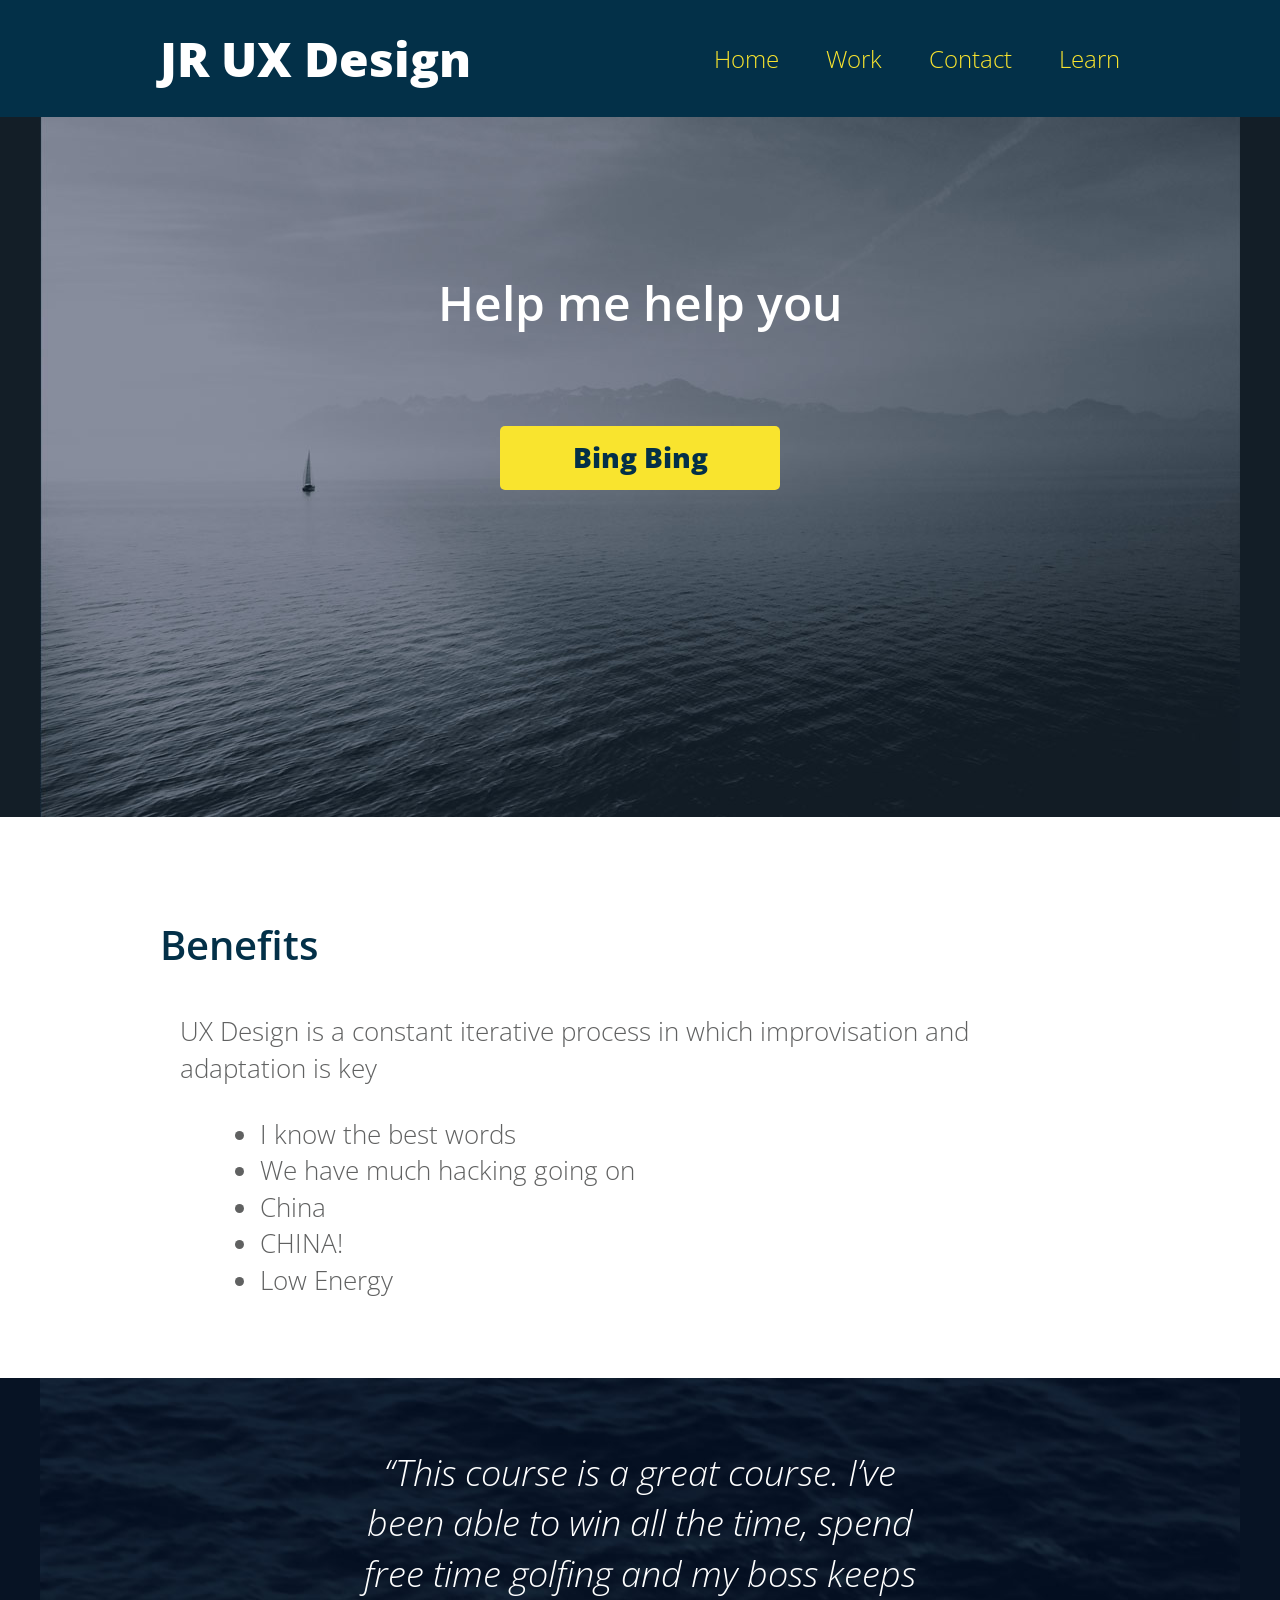
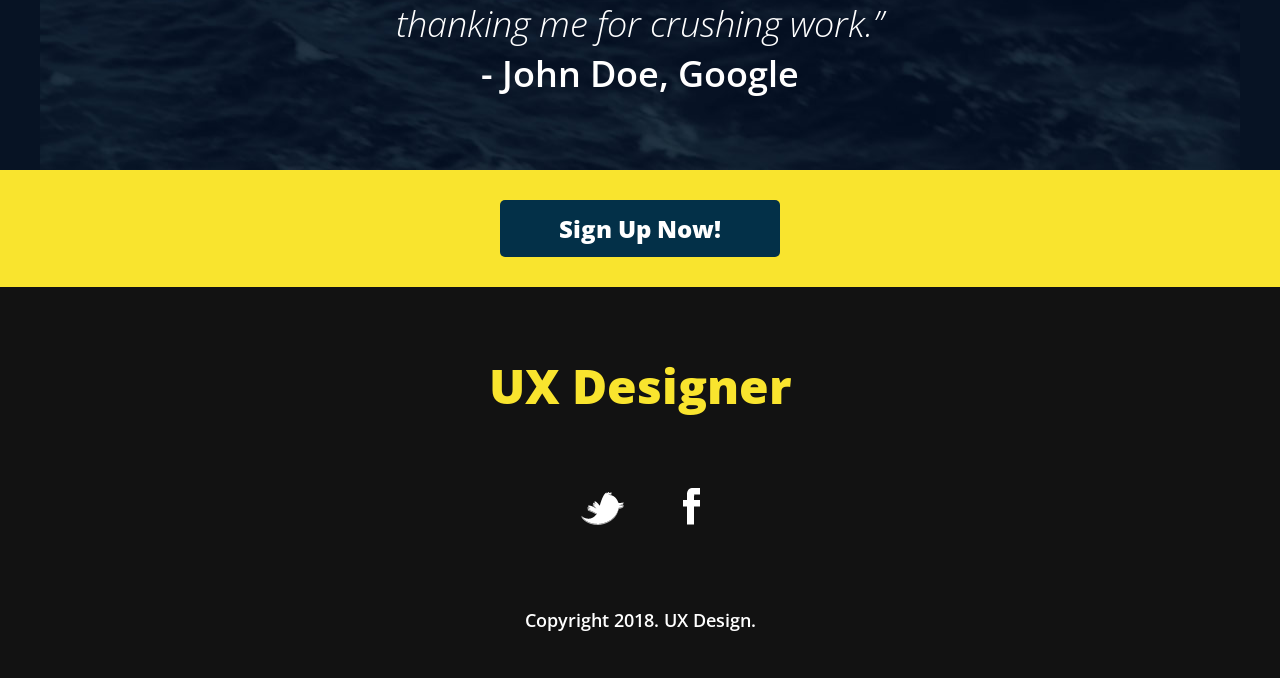
<file: index.html>
<!DOCTYPE html>
<html lang="en">
	<head>
    	<meta charset="utf-8">
    	<meta name="description" content="UXDI is hard work, but comes with great rewards. Moving into the field of design requires dedication and motivation.">
			<meta http-equiv="x-ua-compatible" content="ie=edge">
			<meta name="viewport" content="width=device-width, initial-scale=1, shrink-to-fit=no">

		<title>John Rapiel's Portfolio</title>
		<link href='http://fonts.googleapis.com/css?family=Open+Sans:300italic,300,600,800' rel='stylesheet' type='text/css'>

		<!-- external CSS link -->
		<link rel="stylesheet" href="css/reset.css">
		<link rel="stylesheet" href="css/style.css">

	</head>
	<body>
		<header>
			<div class="container">
				<h1 class="logo">JR UX Design</h1>
				<nav>
					<ul>
						<div class="nav-2">
						<li><a href="index.html">Home</a></li>
						<li><a href="work.html">Work</a></li>
						<li><a href="contact.html">Contact</a></li>
						<li><a href="learn.html">Learn</a></li>
					</div>
						<img class="nav-hamburger" src="./images/hamburger.png" alt="hamburger">
					</ul>
				</nav>
			</div>
		</header>
		<section id="hero">
			<div class="container">
				<h2>Help me help you</h2>
				<a class="button yellow" href="#">Bing Bing</a>
			</div>
		</section>
		<section id="benefits">
			<div class="container">
				<h3>Benefits</h3>
				<p>UX Design is a constant iterative process in which improvisation and adaptation is key</p>
				<ul>
					<li>I know the best words</li>
					<li>We have much hacking going on</li>
					<li>China</li>
					<li>CHINA!</li>
					<li>Low Energy</li>
				</ul>
			</div>
		</section>
		<section id="testimonial">
			<div class="container">
				<blockquote>&ldquo;This course is a great course. I&rsquo;ve been able to win all the time, spend free time golfing and my boss keeps thanking me for crushing work.&rdquo;
				<span>- John Doe, Google</span></blockquote>
			</div>
		</section>
		<aside id="bottom-cta">
			<a class="button blue" href="#">Sign Up Now!</a>
		</aside>
		<footer>
			<h4 class="logo">UX Designer</h4>

			<ul>
				<li><a href="#"><img src="images/twitter.png" alt="Twitter logo"></a></li>
				<li><a href="#"><img src="images/facebook.png" alt="Facebook logo"></a></li>
			</ul>

			<p class="copyright">Copyright 2018. UX Design.</p>
		</footer>
	</body>
</html>
</file>
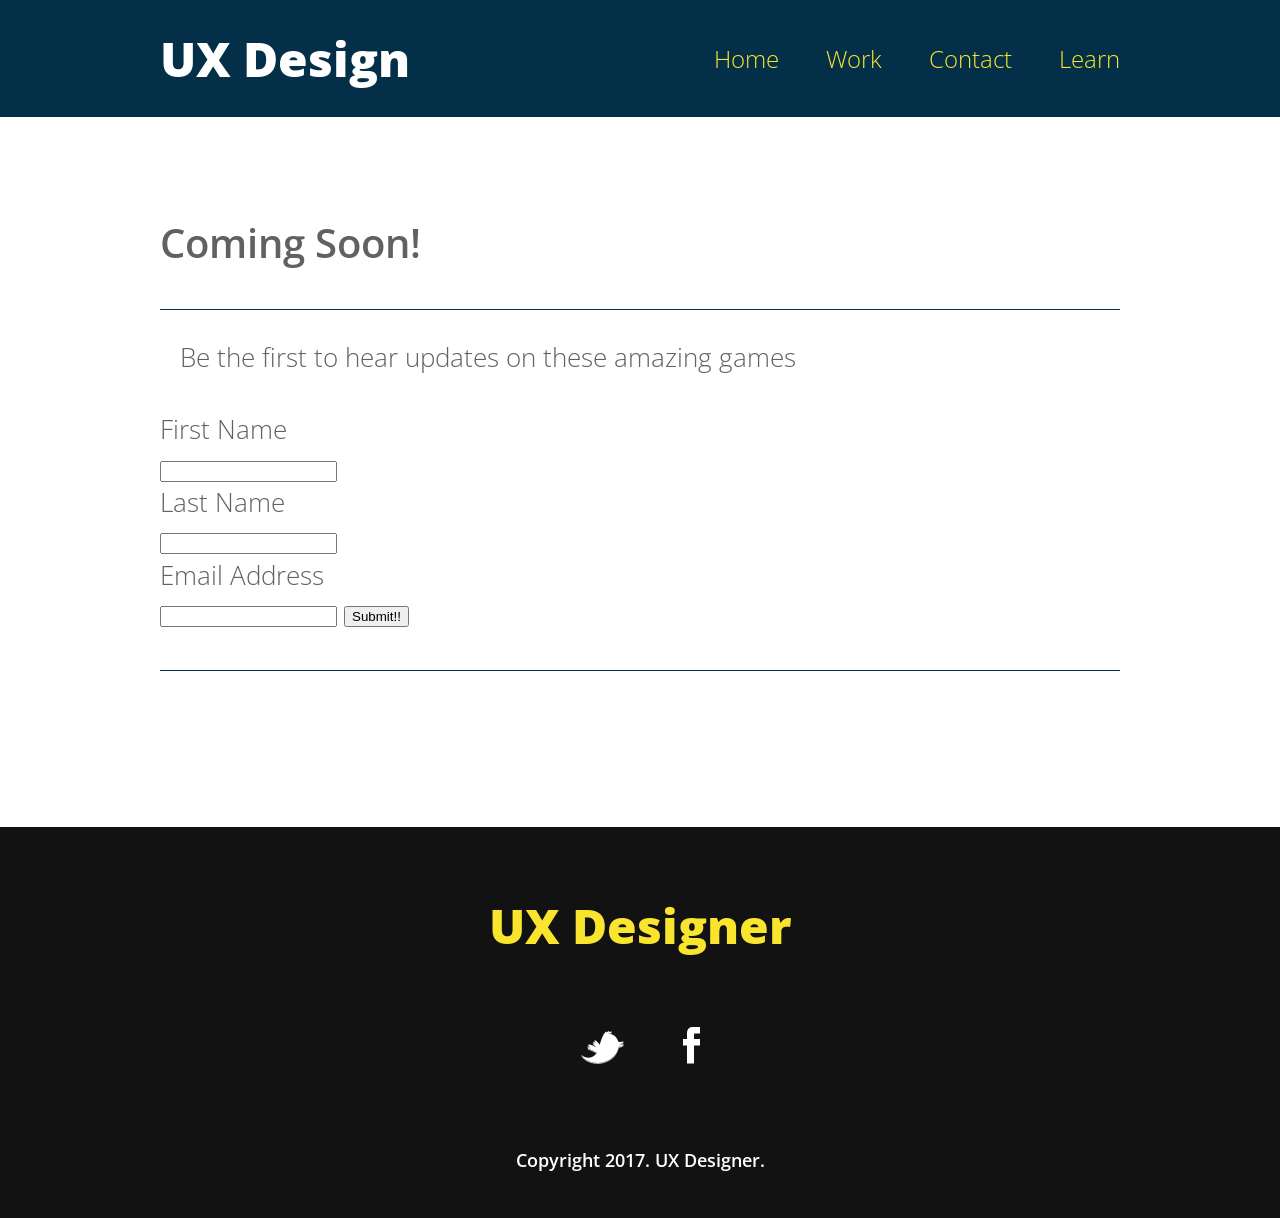
<file: contact.html>
<!DOCTYPE html>
<html lang="en">
	<head>
    	<meta charset="utf-8">
    	<meta name="description" content="The perfect personal assistant. Relaxr does your job for you so you can enjoy life as it is meant to be.">

		<title>UXDI Contact</title>
		<link href='http://fonts.googleapis.com/css?family=Open+Sans:300italic,300,600,800' rel='stylesheet' type='text/css'>

		<!-- external CSS link -->
		<link rel="stylesheet" href="css/reset.css">
		<link rel="stylesheet" href="css/style.css">

	</head>
	<body>
		<header>
			<div class="container">
				<h1 class="logo">UX Design</h1>
				<nav>
					<ul>
						<div class="nav-2">
						<li><a href="index.html">Home</a></li>
						<li><a href="work.html">Work</a></li>
						<li><a href="contact.html">Contact</a></li>
						<li><a href="learn.html">Learn</a></li>
					</div>
						<img class="nav-hamburger" src="./images/hamburger.png" alt="hamburger">
					</ul>
				</nav>
			</div>
		</header>
		<section id="benefits">
			<div class="container">

						<article class="post">
					<h2 class="post">Coming Soon!</h2>
					<p class="sign-up-description">Be the first to hear updates on these amazing games</p>

					<form class="sign-up-form">

						<br>
						<label for="first-name-input">First Name</label>
						<br>
						<input id="first-name-input" type="text" name="first_name">

						<br>
						<label for="last-name-input">Last Name</label>
						<br>
						<input id="last-name-input" type="text" name="last_name">

						<br>
						<label for="email-input">Email Address</label>
						<br>
						<input id="email-input" type="email" name="email_address">


						<input type="submit" value="Submit!!">
					</form>
				</section>
</div>

<br>

		<footer>
			<h4 class="logo">UX Designer</h4>

			<ul>
				<li><a href="#"><img src="images/twitter.png" alt="Twitter logo"></a></li>
				<li><a href="#"><img src="images/facebook.png" alt="Facebook logo"></a></li>
			</ul>

			<p class="copyright">Copyright 2017. UX Designer.</p>
		</footer>
	</body>
</html>
</file>
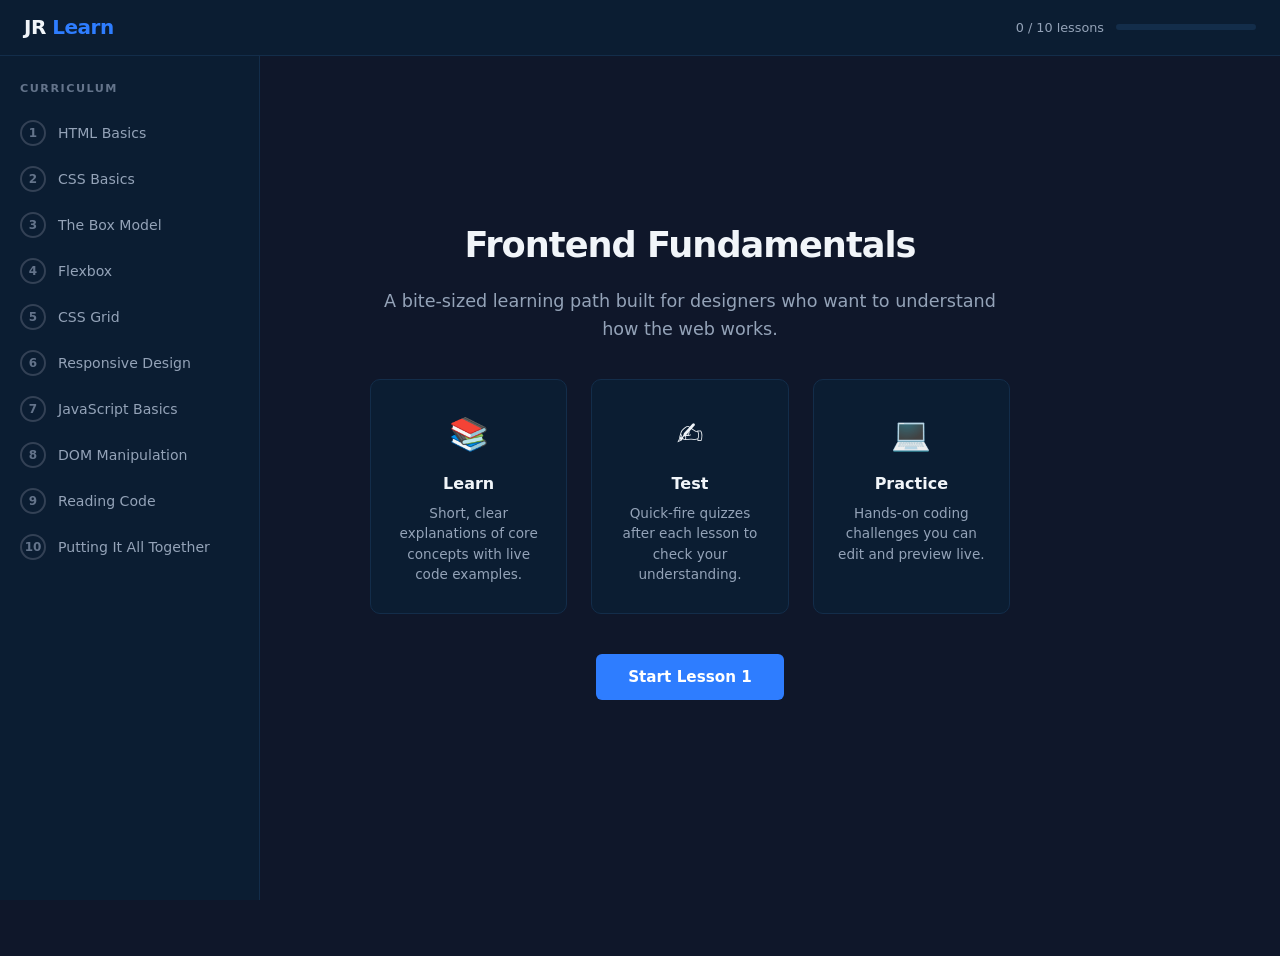
<file: learn.html>
<!DOCTYPE html>
<html lang="en">
<head>
  <meta charset="UTF-8">
  <meta name="viewport" content="width=device-width, initial-scale=1.0">
  <title>Frontend Fundamentals — Learn, Test, Practice</title>
  <link rel="stylesheet" href="css/learn.css">
</head>
<body>

  <!-- Top Navigation -->
  <nav class="top-nav">
    <div class="nav-inner">
      <a href="index.html" class="nav-logo">JR <span>Learn</span></a>
      <div class="nav-progress">
        <span id="progress-label">0 / 8 lessons</span>
        <div class="progress-bar"><div class="progress-fill" id="progress-fill"></div></div>
      </div>
    </div>
  </nav>

  <div class="app-layout">

    <!-- Sidebar: Lesson List -->
    <aside class="sidebar" id="sidebar">
      <h2 class="sidebar-title">Curriculum</h2>
      <ol class="lesson-list" id="lesson-list">
        <!-- Populated by JS -->
      </ol>
    </aside>

    <!-- Mobile toggle -->
    <button class="sidebar-toggle" id="sidebar-toggle" aria-label="Toggle menu">&#9776;</button>

    <!-- Main Content Area -->
    <main class="main-content" id="main-content">

      <!-- Welcome screen (shown initially) -->
      <section class="welcome-screen" id="welcome-screen">
        <div class="welcome-card">
          <h1>Frontend Fundamentals</h1>
          <p class="welcome-subtitle">A bite-sized learning path built for designers who want to understand how the web works.</p>
          <div class="welcome-features">
            <div class="feature">
              <div class="feature-icon">&#128218;</div>
              <h3>Learn</h3>
              <p>Short, clear explanations of core concepts with live code examples.</p>
            </div>
            <div class="feature">
              <div class="feature-icon">&#9997;</div>
              <h3>Test</h3>
              <p>Quick-fire quizzes after each lesson to check your understanding.</p>
            </div>
            <div class="feature">
              <div class="feature-icon">&#128187;</div>
              <h3>Practice</h3>
              <p>Hands-on coding challenges you can edit and preview live.</p>
            </div>
          </div>
          <button class="btn-primary" id="start-btn">Start Lesson 1</button>
        </div>
      </section>

      <!-- Lesson view (hidden initially) -->
      <section class="lesson-view" id="lesson-view" style="display:none;">

        <!-- Phase: LEARN -->
        <div class="phase" id="phase-learn">
          <span class="phase-badge learn-badge">Learn</span>
          <h1 class="lesson-title" id="lesson-title"></h1>
          <div class="lesson-body" id="lesson-body"></div>

          <div class="code-example">
            <div class="code-header">
              <span>Example Code</span>
              <button class="btn-small" id="copy-code-btn">Copy</button>
            </div>
            <pre><code id="code-block"></code></pre>
          </div>

          <div class="preview-area">
            <div class="preview-header">Live Preview</div>
            <iframe id="preview-frame" sandbox="allow-scripts" title="Live preview"></iframe>
          </div>

          <button class="btn-primary" id="to-quiz-btn">Test Your Knowledge &rarr;</button>
        </div>

        <!-- Phase: TEST -->
        <div class="phase" id="phase-test" style="display:none;">
          <span class="phase-badge test-badge">Test</span>
          <h2 class="quiz-question" id="quiz-question"></h2>
          <div class="quiz-options" id="quiz-options"></div>
          <div class="quiz-feedback" id="quiz-feedback" style="display:none;"></div>
          <button class="btn-primary" id="to-practice-btn" style="display:none;">Practice It &rarr;</button>
        </div>

        <!-- Phase: PRACTICE -->
        <div class="phase" id="phase-practice" style="display:none;">
          <span class="phase-badge practice-badge">Practice</span>
          <h2 class="practice-title" id="practice-title"></h2>
          <p class="practice-instructions" id="practice-instructions"></p>

          <div class="editor-area">
            <div class="editor-header">
              <span>Your Code</span>
              <button class="btn-small" id="run-code-btn">Run &rarr;</button>
            </div>
            <textarea id="practice-editor" spellcheck="false"></textarea>
          </div>

          <div class="preview-area">
            <div class="preview-header">Your Output</div>
            <iframe id="practice-preview" sandbox="allow-scripts" title="Practice preview"></iframe>
          </div>

          <div class="lesson-nav">
            <button class="btn-secondary" id="replay-btn">&larr; Review Lesson</button>
            <button class="btn-primary" id="next-lesson-btn">Next Lesson &rarr;</button>
          </div>
        </div>

      </section>

      <!-- Completion screen -->
      <section class="completion-screen" id="completion-screen" style="display:none;">
        <div class="welcome-card">
          <div class="completion-icon">&#127942;</div>
          <h1>Congratulations!</h1>
          <p class="welcome-subtitle">You've completed all 8 lessons covering the foundations of frontend engineering.</p>
          <p>You now understand HTML structure, CSS styling, layout, Flexbox, responsive design, JavaScript basics, DOM manipulation, and how they all work together.</p>
          <button class="btn-primary" id="restart-btn">Start Over</button>
        </div>
      </section>

    </main>
  </div>

  <script src="js/learn.js"></script>
</body>
</html>
</file>
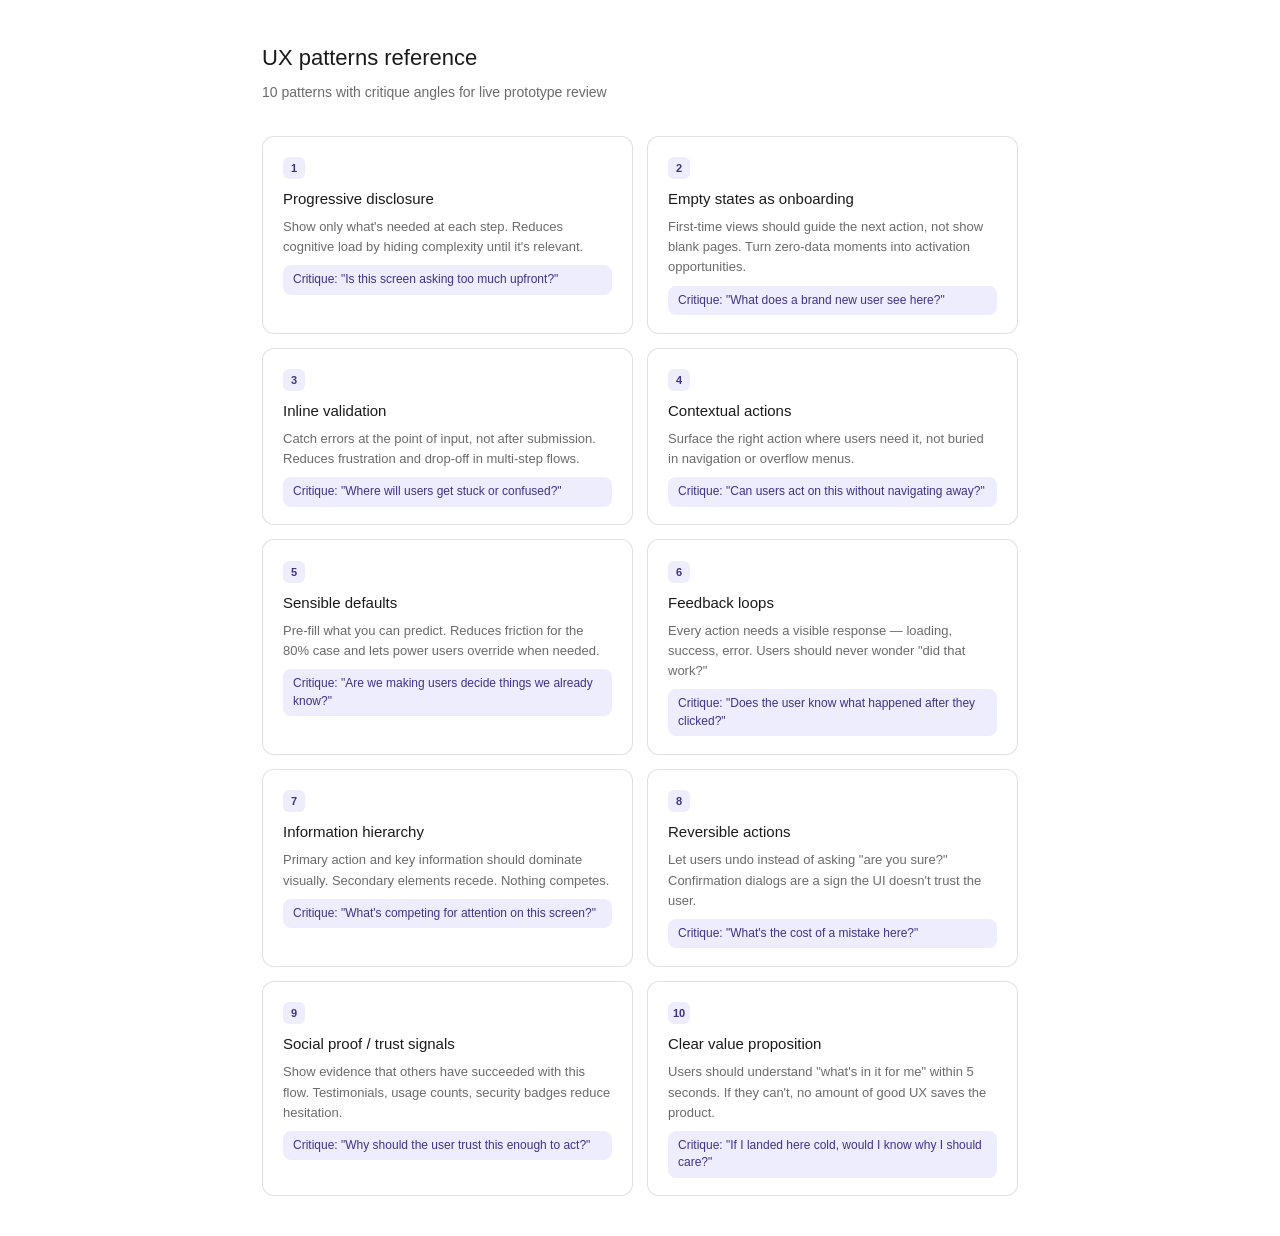
<file: ux-patterns.html>
<!DOCTYPE html>
<html lang="en">
<head>
<meta charset="UTF-8">
<meta name="viewport" content="width=device-width, initial-scale=1.0">
<title>UX Patterns Reference — Design Challenge</title>
<style>
  :root {
    --bg: #ffffff;
    --bg2: #f5f4f0;
    --text: #1a1a1a;
    --text2: #6b6b6b;
    --border: rgba(0,0,0,0.12);
    --accent: #534AB7;
    --accent-bg: #EEEDFE;
    --accent-text: #3C3489;
  }
  @media (prefers-color-scheme: dark) {
    :root {
      --bg: #1a1a1a;
      --bg2: #2a2a28;
      --text: #e8e6df;
      --text2: #9c9a92;
      --border: rgba(255,255,255,0.12);
      --accent: #AFA9EC;
      --accent-bg: #26215C;
      --accent-text: #CECBF6;
    }
  }
  * { margin: 0; padding: 0; box-sizing: border-box; }
  body {
    font-family: -apple-system, BlinkMacSystemFont, "Segoe UI", sans-serif;
    background: var(--bg);
    color: var(--text);
    padding: 2.5rem 2rem;
    max-width: 820px;
    margin: 0 auto;
    line-height: 1.6;
  }
  h1 {
    font-size: 22px;
    font-weight: 500;
    margin-bottom: 6px;
  }
  .subtitle {
    font-size: 14px;
    color: var(--text2);
    margin-bottom: 2rem;
  }
  .grid {
    display: grid;
    grid-template-columns: 1fr 1fr;
    gap: 14px;
  }
  .card {
    background: var(--bg);
    border: 0.5px solid var(--border);
    border-radius: 12px;
    padding: 1.1rem 1.25rem;
  }
  .card-num {
    display: inline-block;
    background: var(--accent-bg);
    color: var(--accent-text);
    font-size: 11px;
    font-weight: 600;
    width: 22px;
    height: 22px;
    line-height: 22px;
    text-align: center;
    border-radius: 6px;
    margin-bottom: 8px;
  }
  .card h2 {
    font-size: 15px;
    font-weight: 500;
    margin-bottom: 6px;
  }
  .card p {
    font-size: 13px;
    color: var(--text2);
    line-height: 1.55;
    margin-bottom: 8px;
  }
  .critique {
    font-size: 12px;
    color: var(--accent-text);
    background: var(--accent-bg);
    padding: 6px 10px;
    border-radius: 8px;
    line-height: 1.45;
  }
  @media (max-width: 600px) {
    .grid { grid-template-columns: 1fr; }
    body { padding: 1.5rem 1rem; }
  }
</style>
</head>
<body>
<h1>UX patterns reference</h1>
<p class="subtitle">10 patterns with critique angles for live prototype review</p>
<div class="grid">
  <div class="card">
    <span class="card-num">1</span>
    <h2>Progressive disclosure</h2>
    <p>Show only what's needed at each step. Reduces cognitive load by hiding complexity until it's relevant.</p>
    <div class="critique">Critique: "Is this screen asking too much upfront?"</div>
  </div>
  <div class="card">
    <span class="card-num">2</span>
    <h2>Empty states as onboarding</h2>
    <p>First-time views should guide the next action, not show blank pages. Turn zero-data moments into activation opportunities.</p>
    <div class="critique">Critique: "What does a brand new user see here?"</div>
  </div>
  <div class="card">
    <span class="card-num">3</span>
    <h2>Inline validation</h2>
    <p>Catch errors at the point of input, not after submission. Reduces frustration and drop-off in multi-step flows.</p>
    <div class="critique">Critique: "Where will users get stuck or confused?"</div>
  </div>
  <div class="card">
    <span class="card-num">4</span>
    <h2>Contextual actions</h2>
    <p>Surface the right action where users need it, not buried in navigation or overflow menus.</p>
    <div class="critique">Critique: "Can users act on this without navigating away?"</div>
  </div>
  <div class="card">
    <span class="card-num">5</span>
    <h2>Sensible defaults</h2>
    <p>Pre-fill what you can predict. Reduces friction for the 80% case and lets power users override when needed.</p>
    <div class="critique">Critique: "Are we making users decide things we already know?"</div>
  </div>
  <div class="card">
    <span class="card-num">6</span>
    <h2>Feedback loops</h2>
    <p>Every action needs a visible response — loading, success, error. Users should never wonder "did that work?"</p>
    <div class="critique">Critique: "Does the user know what happened after they clicked?"</div>
  </div>
  <div class="card">
    <span class="card-num">7</span>
    <h2>Information hierarchy</h2>
    <p>Primary action and key information should dominate visually. Secondary elements recede. Nothing competes.</p>
    <div class="critique">Critique: "What's competing for attention on this screen?"</div>
  </div>
  <div class="card">
    <span class="card-num">8</span>
    <h2>Reversible actions</h2>
    <p>Let users undo instead of asking "are you sure?" Confirmation dialogs are a sign the UI doesn't trust the user.</p>
    <div class="critique">Critique: "What's the cost of a mistake here?"</div>
  </div>
  <div class="card">
    <span class="card-num">9</span>
    <h2>Social proof / trust signals</h2>
    <p>Show evidence that others have succeeded with this flow. Testimonials, usage counts, security badges reduce hesitation.</p>
    <div class="critique">Critique: "Why should the user trust this enough to act?"</div>
  </div>
  <div class="card">
    <span class="card-num">10</span>
    <h2>Clear value proposition</h2>
    <p>Users should understand "what's in it for me" within 5 seconds. If they can't, no amount of good UX saves the product.</p>
    <div class="critique">Critique: "If I landed here cold, would I know why I should care?"</div>
  </div>
</div>
</body>
</html>
</file>
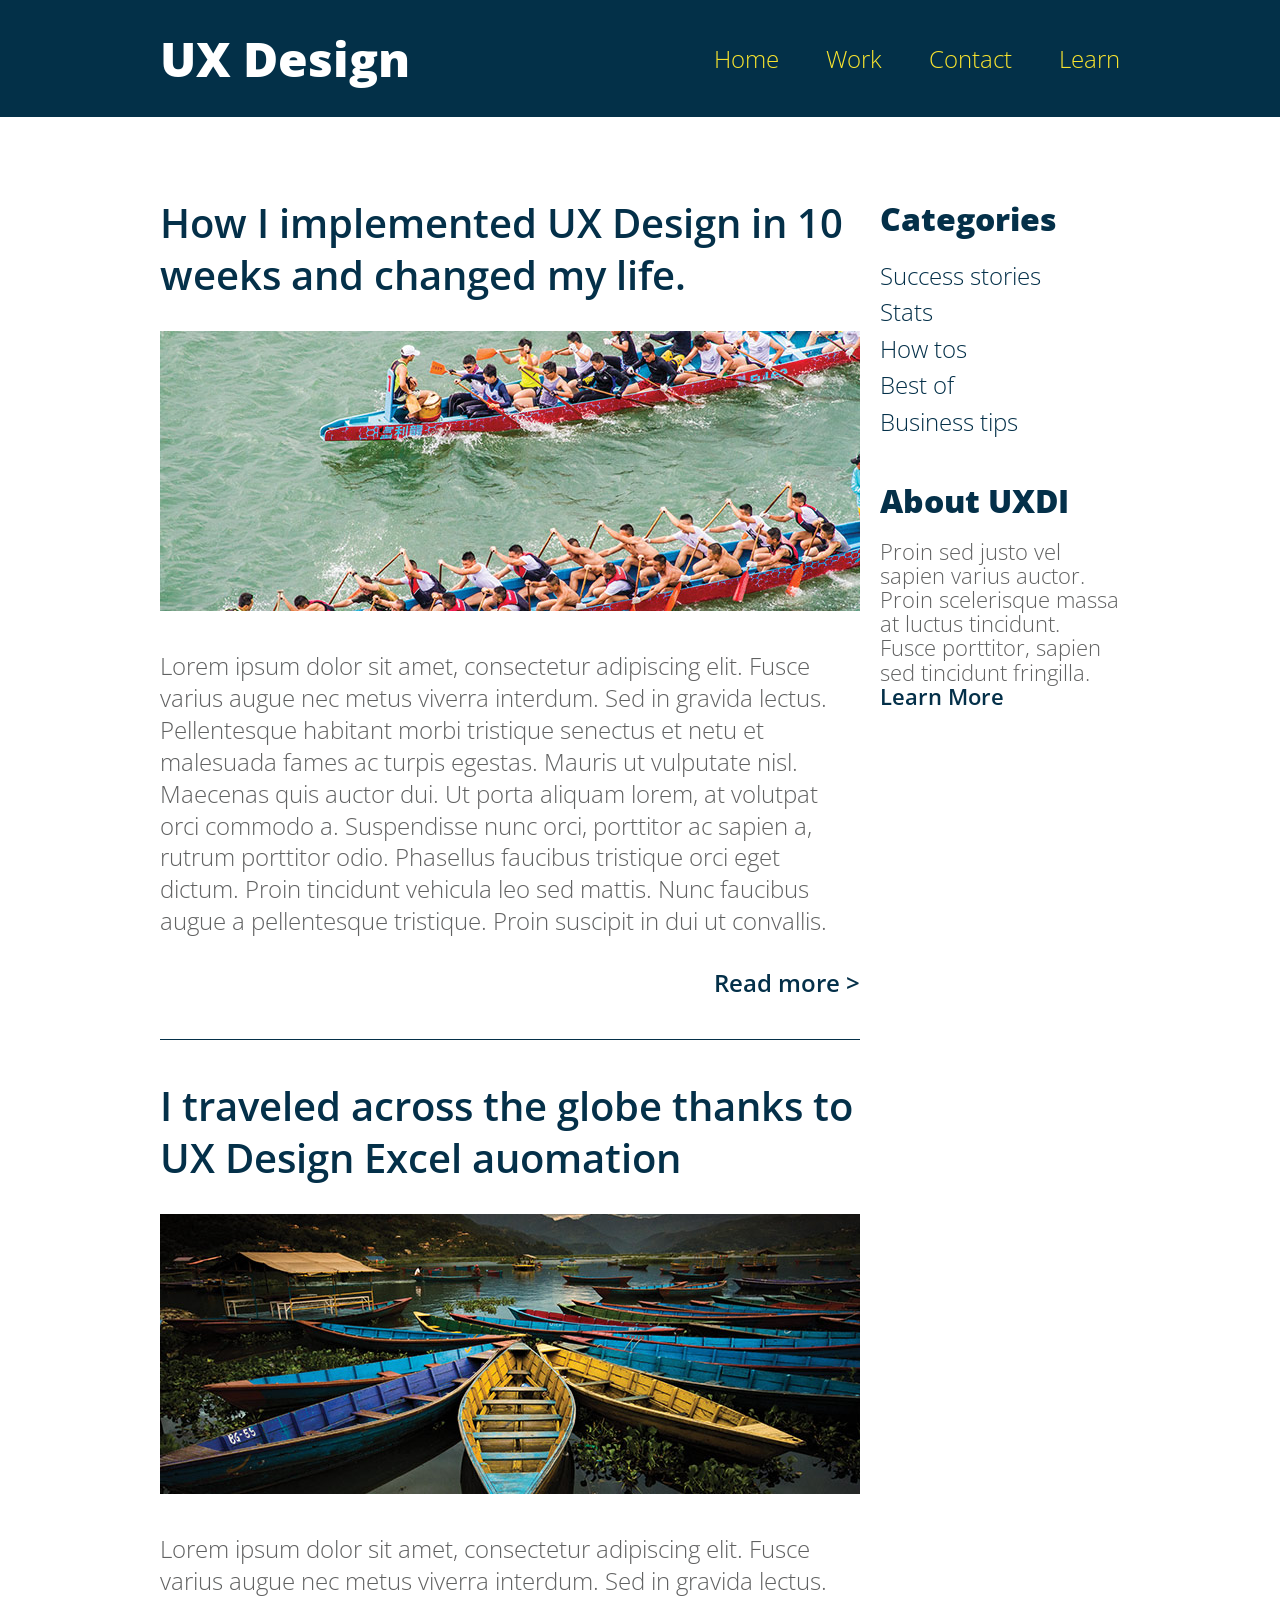
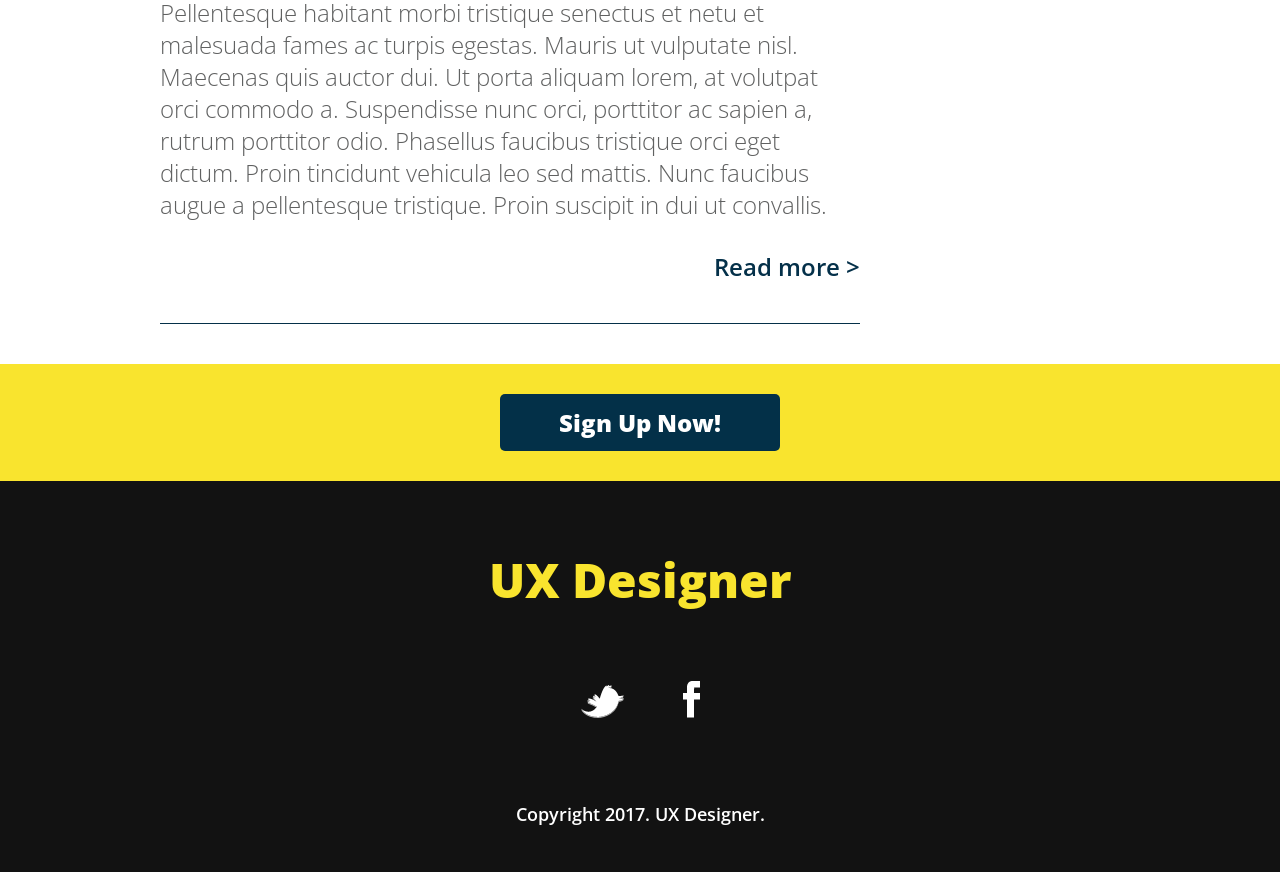
<file: work.html>
<!DOCTYPE html>
<html lang="en">
	<head>
    	<meta charset="utf-8">
    	<meta name="description" content="The UXDI class at General Assembly has prepared my for life as a junior UX designer.">

		<title>UXDI About</title>
		<link href='http://fonts.googleapis.com/css?family=Open+Sans:300italic,300,600,800' rel='stylesheet' type='text/css'>

		<!-- external CSS link -->
		<link rel="stylesheet" href="css/reset.css">
		<link rel="stylesheet" href="css/style.css">

	</head>
	<body>
		<header>
			<div class="container">
				<h1 class="logo">UX Design</h1>
				<nav>
					<ul>
						<div class="nav-2">
						<li><a href="index.html">Home</a></li>
						<li><a href="work.html">Work</a></li>
						<li><a href="contact.html">Contact</a></li>
						<li><a href="learn.html">Learn</a></li>
					</div>
						<img class="nav-hamburger" src="./images/hamburger.png" alt="hamburger">
					</ul>
				</nav>
			</div>
		</header>
		<section id="main">
			<div class="container">
				<section id="posts">
					<article class="post">
						<h2><a href="#">How I implemented UX Design in 10 weeks and changed my life.</a></h2>
						<img src="images/blog_photo1.jpg" alt="Crew Meet">
						<p>Lorem ipsum dolor sit amet, consectetur adipiscing elit. Fusce varius augue nec metus viverra interdum. Sed in gravida lectus. Pellentesque habitant morbi tristique senectus et netu et malesuada fames ac turpis egestas. Mauris ut vulputate nisl.  Maecenas quis auctor dui. Ut porta aliquam lorem, at volutpat orci commodo a. Suspendisse nunc orci, porttitor ac sapien a, rutrum porttitor odio. Phasellus faucibus tristique orci eget dictum. Proin tincidunt vehicula leo sed mattis. Nunc faucibus augue a pellentesque tristique. Proin suscipit in dui ut convallis.</p>

						<p class="readmore"><a href="#">Read more &gt;</a></p>
					</article>
					<article class="post">
						<h2><a href="#">I traveled across the globe thanks to UX Design Excel auomation</a></h2>
						<img src="images/blog_photo2.jpg" alt="Canoes">
						<p>Lorem ipsum dolor sit amet, consectetur adipiscing elit. Fusce varius augue nec metus viverra interdum. Sed in gravida lectus. Pellentesque habitant morbi tristique senectus et netu et malesuada fames ac turpis egestas. Mauris ut vulputate nisl.  Maecenas quis auctor dui. Ut porta aliquam lorem, at volutpat orci commodo a. Suspendisse nunc orci, porttitor ac sapien a, rutrum porttitor odio. Phasellus faucibus tristique orci eget dictum. Proin tincidunt vehicula leo sed mattis. Nunc faucibus augue a pellentesque tristique. Proin suscipit in dui ut convallis.</p>

						<p class="readmore"><a href="#">Read more &gt;</a></p>
					</article>
				</section><!--
			--><aside id="sidebar">
					<h3>Categories</h3>
					<ul>
						<li><a href="#">Success stories</a></li>
						<li><a href="#">Stats</a></li>
						<li><a href="#">How tos</a></li>
						<li><a href="#">Best of</a></li>
						<li><a href="#">Business tips</a></li>
					</ul>
					<h3>About UXDI</h3>
					<p>Proin sed justo vel sapien varius auctor. Proin scelerisque massa at luctus tincidunt. Fusce porttitor, sapien sed tincidunt fringilla.<br>
					<a href="">Learn More</a></p>
				</aside>
			</div>
		</section>

		<aside id="bottom-cta">
			<a class="button blue" href="#">Sign Up Now!</a>
		</aside>
		<footer>
			<h4 class="logo">UX Designer</h4>

			<ul>
				<li><a href="#"><img src="images/twitter.png" alt="Twitter logo"></a></li>
				<li><a href="#"><img src="images/facebook.png" alt="Facebook logo"></a></li>
			</ul>

			<p class="copyright">Copyright 2017. UX Designer.</p>
		</footer>
	</body>
</html>
</file>
<file: css/style.css>
/*
Project Name: Blank Template
Client: Your Client
Author: Your Name
Developer @GA in NYC
*/


/******************************************
/* SETUP
/*******************************************/

/* Box Model Hack */
* {
  -moz-box-sizing: border-box; /* Firexfox */
  -webkit-box-sizing: border-box; /* Safari/Chrome/iOS/Android */
  box-sizing: border-box; /* IE */
}

/* Clear fix hack */
.clearfix:after {
  content: ".";
  display: block;
  clear: both;
  visibility: hidden;
  line-height: 0;
  height: 0;
}

.clear {
  clear: both;
}

.alignright {
  float: right;
  padding: 0 0 10px 10px; /* note the padding around a right floated image */
}

.alignleft {
  float: left;
  padding: 0 10px 10px 0; /* note the padding around a left floated image */
}

/******************************************
/* BASE STYLES
/*******************************************/

body {
  color: #f0efef;
  font-size: 26px;
  line-height: 1.4;
  color: #606161;
  font-family: 'Open Sans', Helvetica, Arial, sans-serif;
  font-weight: 300;
}
a {
  text-decoration: none;
}


/******************************************
/* LAYOUT
/*******************************************/

/* Center the container */
.container {
  width: 960px;
  margin: 0 auto;
}
.logo {
  font-size: 48px;
  font-weight: 800;
}

header {
  background: #033048;
  padding: 25px 0;
  overflow: hidden;
}
header .logo {
  color: #fff;
  float: left;
}

header nav {
  float: right;
  margin-top: 15px;
}
header nav ul li {
  display: inline-block;
  margin: 0 0 0 40px;
  font-size: 24px;
}
header nav ul li a {
  color: #f9e42e;
}

.nav-hamburger {
  margin-top: 1rem;
  width: 2rem;
}

#hero {
  height: 700px;
  background: url(../images/header_bg.jpg) no-repeat top center #131e27;
  padding-top: 32px;
}

#hero .logo {
  color: #fff;
}
#hero h2 {
  font-size: 48px;
  text-align: center;
  color: #fff;
  margin: 120px 0 90px;
  font-weight: 600;
}
.button {
  border-radius: 5px;
  font-weight: 800;
  padding: 12px 0;
  width: 280px;
  font-size: 28px;
  text-align: center;
  display: block;
  margin: 0 auto;
}
.yellow {
  background: #f9e42e;
  color: #033048;
}
.blue {
  background: #033048;
  color: #fff;
  font-size: 24px;
}
#benefits {
  padding: 100px 0 80px;
}
h3 {
  color: #033048;
  font-size: 40px;
  font-weight: 600;
  margin-bottom: 40px;
}
#benefits p, #benefits ul {
  width: 600px;
}
#benefits ul {
  list-style: disc;
  margin: 30px 0 0 80px;
}
#testimonial {
  background: url(../images/testimonial_bg.jpg) no-repeat top center #071324;
  padding: 70px 0 70px;
  color: #fff;
}
blockquote {
  font-size: 36px;
  font-weight: 300;
  font-style: italic;
  text-align: center;
  width: 580px;
  margin: 0 auto;
}
blockquote span {
  font-weight: 600;
  display: block;
  font-style: normal;
}
#main {
  margin-top: 80px;
}
#posts {
  width: 700px;
  display: inline-block;
  margin-right: 20px;
  vertical-align: top;
}
#sidebar {
  width: 240px;
  display: inline-block;
  vertical-align: top;
}
.post {
  border-bottom: 1px solid #043049;
  padding-bottom: 40px;
  margin-bottom: 40px;
}
.post h2 {
  font-weight: 600;
  font-size: 40px;
  line-height: 1.3;
  margin-bottom: 30px;
}
.post h2 a {
  color: #043049;
}

.post img {
  margin-bottom: 30px;
}
.post p {
  font-size: 24px;
  line-height: 1.333;
  color: #606161;
}
 {
  float: left;
  font-size: 80px;
  line-height: 65px;
  padding-top: 4px;
  padding-right: 8px;
  padding-left: 3px;
  font-weight: 600;
}
.readmore {
  text-align: right;
  margin-top: 30px;
}
.readmore a {
  color: #043049;
  font-weight: 600;
}

/*.button {
  border-radius: 5px;
  font-weight: 800;
  padding: 12px 0;
  width: 280px;
  font-size: 28px;
  text-align: center;
  display: block;
  margin: 0 auto;
}
.yellow {
  background: #f9e42e;
  color: #033048;
}
.blue {
  background: #033048;
  color: #fff;
  font-size: 24px;
}*/

#sidebar h3 {
  font-size: 32px;
  font-weight: 800;
  margin-bottom: 15px;
  color: #043049;
}
#sidebar ul {
  margin-bottom: 40px;
}
#sidebar ul li a {
  color: #043049;
  font-size: 24px;
}
#sidebar p {
  font-size: 22px;
  line-height: 1.1;
  margin-bottom: 40px;
}
#sidebar p a {
  color: #043049;
  font-weight: 600;
}

#bottom-cta {
  background: #f9e42e;
  padding: 30px;
  text-align: center;
}

footer {
  background: #121212;
  padding: 65px 0 45px;
  text-align: center;
}
footer .logo {
  color: #f9e42e;
  margin-bottom: 68px;
}
footer ul li {
  display: inline-block;
  list-style: none;
  margin: 0 26px 75px;
}
footer p {
  font-size: 18px;
  color: #fff;
  font-weight: 600;
}

/******************************************
/* MEDIA QUERIES (Homepage)
/*******************************************/

@media screen and (max-width: 1000px) {
#hero, .container, blockquote, .readmore {
    width: 100%;
    font-size: 30px;
    padding-right: 30px;
    padding-left: 30px;

}
}

@media screen and (max-width: 768px) {
  #hero, .container, .readmore {
    width: 100%;
  font-size: 22px;
  padding-right: 30px;
  padding-left: 30px;

}
}

@media screen and (max-width: 480px) {
#hero, .container, .readmore {
  width: 100%;
    font-size: 18px;
    padding-right: 40px;
    padding-left: 40px;
}
}

/*******************************************/

@media screen and (max-width: 1000px) {
#testimonial, blockquote,  {
    width: 100%;
    font-size: 30px;


}
}

@media screen and (max-width: 768px) {
#testimonial, blockquote, {
    width: 100%;
  font-size: 22px;


}
}

@media screen and (max-width: 480px) {
#testimonial, blockquote, {
  width: 100%;
    font-size: 18px;

}
}


@media screen and (max-width: 480px) {
.button, {
  width: 60%;
    font-size: 18px;

}
}

@media screen and (max-width: 1600px) {
#benefits, #benefits p, #benefits ul {
  width: 100%;
    font-size: 26px;
    padding-left: 20px;
    padding-right: 20px;
}
}

@media screen and (max-width: 1000px) {
#benefits, #benefits p, #benefits ul {
  width: 100%;
    font-size: 22px;
    padding-left: 20px;
    padding-right: 20px;
}
}

@media screen and (max-width: 768px) {
#benefits, #benefits p, #benefits ul {
  width: 100%;
    font-size: 18px;
    padding-left: 20px;
    padding-right: 40px;
}
}

@media screen and (max-width: 480px) {
#benefits, #benefits p, #benefits ul {
  width: 100%;
    font-size: 18px;
    padding-left: 20px;
    padding-right: 40px;
}
}

@media screen and (min-width: 768px) {
.nav-hamburger {
  display: none;
}
}

@media screen and (max-width: 768px) {
.nav-2 {
  display: none;
}
}

/******************************************
/* MEDIA QUERIES (Blog)
/*******************************************/

@media screen and (max-width: 1000px) {
#posts, .post h2, .post p {
  width: 100%;
    font-size: 26px;
    padding-left: 20px;
    padding-right: 20px;
}
}

@media screen and (max-width: 768px) {
#posts, .post h2, .post p {
  width: 100%;
    font-size: 22px;
    padding-left: 20px;
    padding-right: 20px;
}
}

@media screen and (max-width: 480px) {
#posts, .post h2, .post p {
  width: 100%;
    font-size: 18px;
    padding-left: 10px;
    padding-right: 10px;
}
}

@media screen and (max-width: 1000px) {
#posts, .post img {
  width: 100%;
}
}

@media screen and (max-width: 768px) {
#posts, .post img {
  width: 100%;
}
}

@media screen and (max-width: 480px) {
#posts, .post img {
  width: 100%;
}
}
</file>
<file: css/learn.css>
/* ===== RESET & BASE ===== */
*, *::before, *::after { box-sizing: border-box; margin: 0; padding: 0; }

:root {
  --navy:       #0b1d32;
  --navy-light: #132d4a;
  --blue:       #2e7dff;
  --blue-hover: #1b66e0;
  --green:      #22c55e;
  --green-bg:   #0d3320;
  --yellow:     #facc15;
  --yellow-bg:  #3b2f08;
  --purple:     #a78bfa;
  --purple-bg:  #2d2253;
  --red:        #ef4444;
  --red-bg:     #3b1111;
  --gray-100:   #f1f5f9;
  --gray-200:   #e2e8f0;
  --gray-400:   #94a3b8;
  --gray-500:   #64748b;
  --gray-700:   #334155;
  --gray-900:   #0f172a;
  --radius:     10px;
  --radius-sm:  6px;
  --shadow:     0 2px 12px rgba(0,0,0,.25);
  --font:       'Segoe UI', system-ui, -apple-system, sans-serif;
  --mono:       'SF Mono', 'Cascadia Code', 'Consolas', monospace;
  --sidebar-w:  260px;
  --nav-h:      56px;
}

html { font-size: 16px; }

body {
  font-family: var(--font);
  background: var(--gray-900);
  color: var(--gray-100);
  line-height: 1.65;
  min-height: 100vh;
}

/* ===== TOP NAV ===== */
.top-nav {
  position: fixed; top: 0; left: 0; right: 0;
  height: var(--nav-h);
  background: var(--navy);
  border-bottom: 1px solid var(--navy-light);
  z-index: 100;
  display: flex;
  align-items: center;
}

.nav-inner {
  width: 100%;
  max-width: 1400px;
  margin: 0 auto;
  padding: 0 24px;
  display: flex;
  align-items: center;
  justify-content: space-between;
}

.nav-logo {
  font-size: 1.25rem;
  font-weight: 700;
  color: var(--gray-100);
  text-decoration: none;
  letter-spacing: -0.5px;
}
.nav-logo span { color: var(--blue); }

.nav-progress {
  display: flex;
  align-items: center;
  gap: 12px;
  font-size: 0.8rem;
  color: var(--gray-400);
}

.progress-bar {
  width: 140px;
  height: 6px;
  background: var(--navy-light);
  border-radius: 3px;
  overflow: hidden;
}
.progress-fill {
  height: 100%;
  width: 0%;
  background: var(--blue);
  border-radius: 3px;
  transition: width 0.4s ease;
}

/* ===== LAYOUT ===== */
.app-layout {
  display: flex;
  margin-top: var(--nav-h);
  min-height: calc(100vh - var(--nav-h));
}

/* ===== SIDEBAR ===== */
.sidebar {
  position: fixed;
  top: var(--nav-h);
  left: 0;
  bottom: 0;
  width: var(--sidebar-w);
  background: var(--navy);
  border-right: 1px solid var(--navy-light);
  overflow-y: auto;
  padding: 24px 0;
  z-index: 90;
}

.sidebar-title {
  font-size: 0.7rem;
  text-transform: uppercase;
  letter-spacing: 1.5px;
  color: var(--gray-500);
  padding: 0 20px 12px;
}

.lesson-list {
  list-style: none;
  counter-reset: lesson;
}

.lesson-list li {
  counter-increment: lesson;
}

.lesson-list li button {
  display: flex;
  align-items: center;
  gap: 12px;
  width: 100%;
  border: none;
  background: none;
  color: var(--gray-400);
  font-size: 0.88rem;
  padding: 10px 20px;
  text-align: left;
  cursor: pointer;
  transition: background 0.15s, color 0.15s;
  font-family: var(--font);
}

.lesson-list li button::before {
  content: counter(lesson);
  display: flex;
  align-items: center;
  justify-content: center;
  width: 26px;
  height: 26px;
  border-radius: 50%;
  font-size: 0.75rem;
  font-weight: 700;
  flex-shrink: 0;
  border: 2px solid var(--gray-700);
  color: var(--gray-500);
  transition: all 0.2s;
}

.lesson-list li button:hover {
  background: var(--navy-light);
  color: var(--gray-100);
}

.lesson-list li button.active {
  background: rgba(46, 125, 255, 0.1);
  color: var(--blue);
}
.lesson-list li button.active::before {
  border-color: var(--blue);
  color: var(--blue);
}

.lesson-list li button.completed::before {
  content: '\2713';
  background: var(--green);
  border-color: var(--green);
  color: #fff;
}

/* ===== SIDEBAR TOGGLE (mobile) ===== */
.sidebar-toggle {
  display: none;
  position: fixed;
  bottom: 20px;
  left: 20px;
  z-index: 200;
  width: 48px;
  height: 48px;
  border-radius: 50%;
  border: none;
  background: var(--blue);
  color: white;
  font-size: 1.4rem;
  cursor: pointer;
  box-shadow: var(--shadow);
}

/* ===== MAIN CONTENT ===== */
.main-content {
  margin-left: var(--sidebar-w);
  flex: 1;
  padding: 40px 48px 80px;
  max-width: 860px;
}

/* ===== WELCOME SCREEN ===== */
.welcome-screen, .completion-screen {
  display: flex;
  align-items: center;
  justify-content: center;
  min-height: calc(100vh - var(--nav-h) - 120px);
}

.welcome-card {
  text-align: center;
  max-width: 640px;
}

.welcome-card h1 {
  font-size: 2.2rem;
  font-weight: 800;
  letter-spacing: -1px;
  margin-bottom: 12px;
}

.welcome-subtitle {
  font-size: 1.1rem;
  color: var(--gray-400);
  margin-bottom: 36px;
  line-height: 1.6;
}

.welcome-features {
  display: grid;
  grid-template-columns: repeat(3, 1fr);
  gap: 24px;
  margin-bottom: 40px;
}

.feature {
  background: var(--navy);
  border: 1px solid var(--navy-light);
  border-radius: var(--radius);
  padding: 28px 20px;
}

.feature-icon {
  font-size: 2rem;
  margin-bottom: 10px;
}

.feature h3 {
  font-size: 1rem;
  margin-bottom: 6px;
  color: var(--gray-100);
}

.feature p {
  font-size: 0.85rem;
  color: var(--gray-400);
  line-height: 1.5;
}

.completion-icon {
  font-size: 4rem;
  margin-bottom: 16px;
}

/* ===== PHASE BADGES ===== */
.phase-badge {
  display: inline-block;
  font-size: 0.7rem;
  font-weight: 700;
  text-transform: uppercase;
  letter-spacing: 1.2px;
  padding: 4px 12px;
  border-radius: 20px;
  margin-bottom: 16px;
}

.learn-badge   { background: var(--purple-bg); color: var(--purple); }
.test-badge    { background: var(--yellow-bg); color: var(--yellow); }
.practice-badge { background: var(--green-bg); color: var(--green); }

/* ===== LESSON CONTENT ===== */
.lesson-title {
  font-size: 1.75rem;
  font-weight: 800;
  letter-spacing: -0.5px;
  margin-bottom: 20px;
}

.lesson-body {
  font-size: 0.95rem;
  color: var(--gray-200);
  line-height: 1.75;
  margin-bottom: 28px;
}

.lesson-body p {
  margin-bottom: 14px;
}

.lesson-body strong {
  color: var(--gray-100);
}

.lesson-body .callout {
  background: var(--navy);
  border-left: 3px solid var(--blue);
  padding: 14px 18px;
  border-radius: 0 var(--radius-sm) var(--radius-sm) 0;
  margin: 18px 0;
  font-size: 0.9rem;
}

.lesson-body ul {
  padding-left: 20px;
  margin-bottom: 14px;
}
.lesson-body li {
  margin-bottom: 6px;
}

/* ===== CODE BLOCK ===== */
.code-example {
  background: var(--navy);
  border: 1px solid var(--navy-light);
  border-radius: var(--radius);
  overflow: hidden;
  margin-bottom: 24px;
}

.code-header, .editor-header, .preview-header {
  display: flex;
  align-items: center;
  justify-content: space-between;
  padding: 10px 16px;
  font-size: 0.75rem;
  font-weight: 600;
  text-transform: uppercase;
  letter-spacing: 1px;
  color: var(--gray-500);
  background: rgba(0,0,0,0.2);
  border-bottom: 1px solid var(--navy-light);
}

pre {
  padding: 20px;
  overflow-x: auto;
  font-size: 0.85rem;
  line-height: 1.7;
}

code {
  font-family: var(--mono);
  color: var(--gray-200);
}

/* ===== PREVIEW ===== */
.preview-area {
  background: #fff;
  border-radius: var(--radius);
  overflow: hidden;
  margin-bottom: 28px;
  border: 1px solid var(--navy-light);
}

.preview-area .preview-header {
  background: var(--navy);
  color: var(--gray-500);
}

.preview-area iframe {
  width: 100%;
  height: 200px;
  border: none;
  background: #fff;
}

/* ===== QUIZ ===== */
.quiz-question {
  font-size: 1.25rem;
  font-weight: 700;
  margin-bottom: 24px;
  line-height: 1.5;
}

.quiz-options {
  display: flex;
  flex-direction: column;
  gap: 12px;
  margin-bottom: 24px;
}

.quiz-option-btn {
  display: block;
  width: 100%;
  text-align: left;
  padding: 16px 20px;
  border: 2px solid var(--navy-light);
  border-radius: var(--radius);
  background: var(--navy);
  color: var(--gray-200);
  font-size: 0.95rem;
  font-family: var(--font);
  cursor: pointer;
  transition: border-color 0.15s, background 0.15s;
  line-height: 1.5;
}

.quiz-option-btn:hover {
  border-color: var(--blue);
  background: rgba(46, 125, 255, 0.05);
}

.quiz-option-btn.correct {
  border-color: var(--green);
  background: var(--green-bg);
  color: var(--green);
}

.quiz-option-btn.wrong {
  border-color: var(--red);
  background: var(--red-bg);
  color: var(--red);
}

.quiz-option-btn.disabled {
  pointer-events: none;
  opacity: 0.6;
}

.quiz-feedback {
  padding: 16px 20px;
  border-radius: var(--radius);
  font-size: 0.9rem;
  line-height: 1.6;
  margin-bottom: 24px;
}
.quiz-feedback.correct-feedback {
  background: var(--green-bg);
  border: 1px solid var(--green);
  color: var(--green);
}
.quiz-feedback.wrong-feedback {
  background: var(--red-bg);
  border: 1px solid var(--red);
  color: #fca5a5;
}

/* ===== PRACTICE EDITOR ===== */
.practice-title {
  font-size: 1.25rem;
  font-weight: 700;
  margin-bottom: 8px;
}

.practice-instructions {
  color: var(--gray-400);
  font-size: 0.92rem;
  margin-bottom: 20px;
  line-height: 1.6;
}

.editor-area {
  background: var(--navy);
  border: 1px solid var(--navy-light);
  border-radius: var(--radius);
  overflow: hidden;
  margin-bottom: 20px;
}

#practice-editor {
  display: block;
  width: 100%;
  min-height: 220px;
  padding: 20px;
  border: none;
  background: transparent;
  color: var(--gray-200);
  font-family: var(--mono);
  font-size: 0.85rem;
  line-height: 1.7;
  resize: vertical;
  outline: none;
  tab-size: 2;
}

/* ===== BUTTONS ===== */
.btn-primary {
  display: inline-block;
  padding: 14px 32px;
  background: var(--blue);
  color: #fff;
  border: none;
  border-radius: var(--radius-sm);
  font-size: 0.95rem;
  font-weight: 600;
  font-family: var(--font);
  cursor: pointer;
  transition: background 0.15s;
}
.btn-primary:hover { background: var(--blue-hover); }

.btn-secondary {
  display: inline-block;
  padding: 14px 32px;
  background: var(--navy);
  color: var(--gray-200);
  border: 1px solid var(--navy-light);
  border-radius: var(--radius-sm);
  font-size: 0.95rem;
  font-weight: 600;
  font-family: var(--font);
  cursor: pointer;
  transition: background 0.15s;
}
.btn-secondary:hover { background: var(--navy-light); }

.btn-small {
  padding: 4px 12px;
  background: var(--navy-light);
  color: var(--gray-400);
  border: none;
  border-radius: var(--radius-sm);
  font-size: 0.72rem;
  font-weight: 600;
  font-family: var(--font);
  cursor: pointer;
  text-transform: uppercase;
  letter-spacing: 0.5px;
}
.btn-small:hover { color: var(--gray-100); }

.lesson-nav {
  display: flex;
  justify-content: space-between;
  gap: 16px;
  margin-top: 32px;
}

/* ===== RESPONSIVE ===== */
@media (max-width: 900px) {
  .sidebar {
    transform: translateX(-100%);
    transition: transform 0.25s ease;
  }
  .sidebar.open {
    transform: translateX(0);
  }
  .sidebar-toggle {
    display: block;
  }
  .main-content {
    margin-left: 0;
    padding: 32px 20px 80px;
  }
}

@media (max-width: 600px) {
  .welcome-features {
    grid-template-columns: 1fr;
  }
  .welcome-card h1 {
    font-size: 1.6rem;
  }
  .lesson-title {
    font-size: 1.3rem;
  }
  .lesson-nav {
    flex-direction: column;
  }
}
</file>
